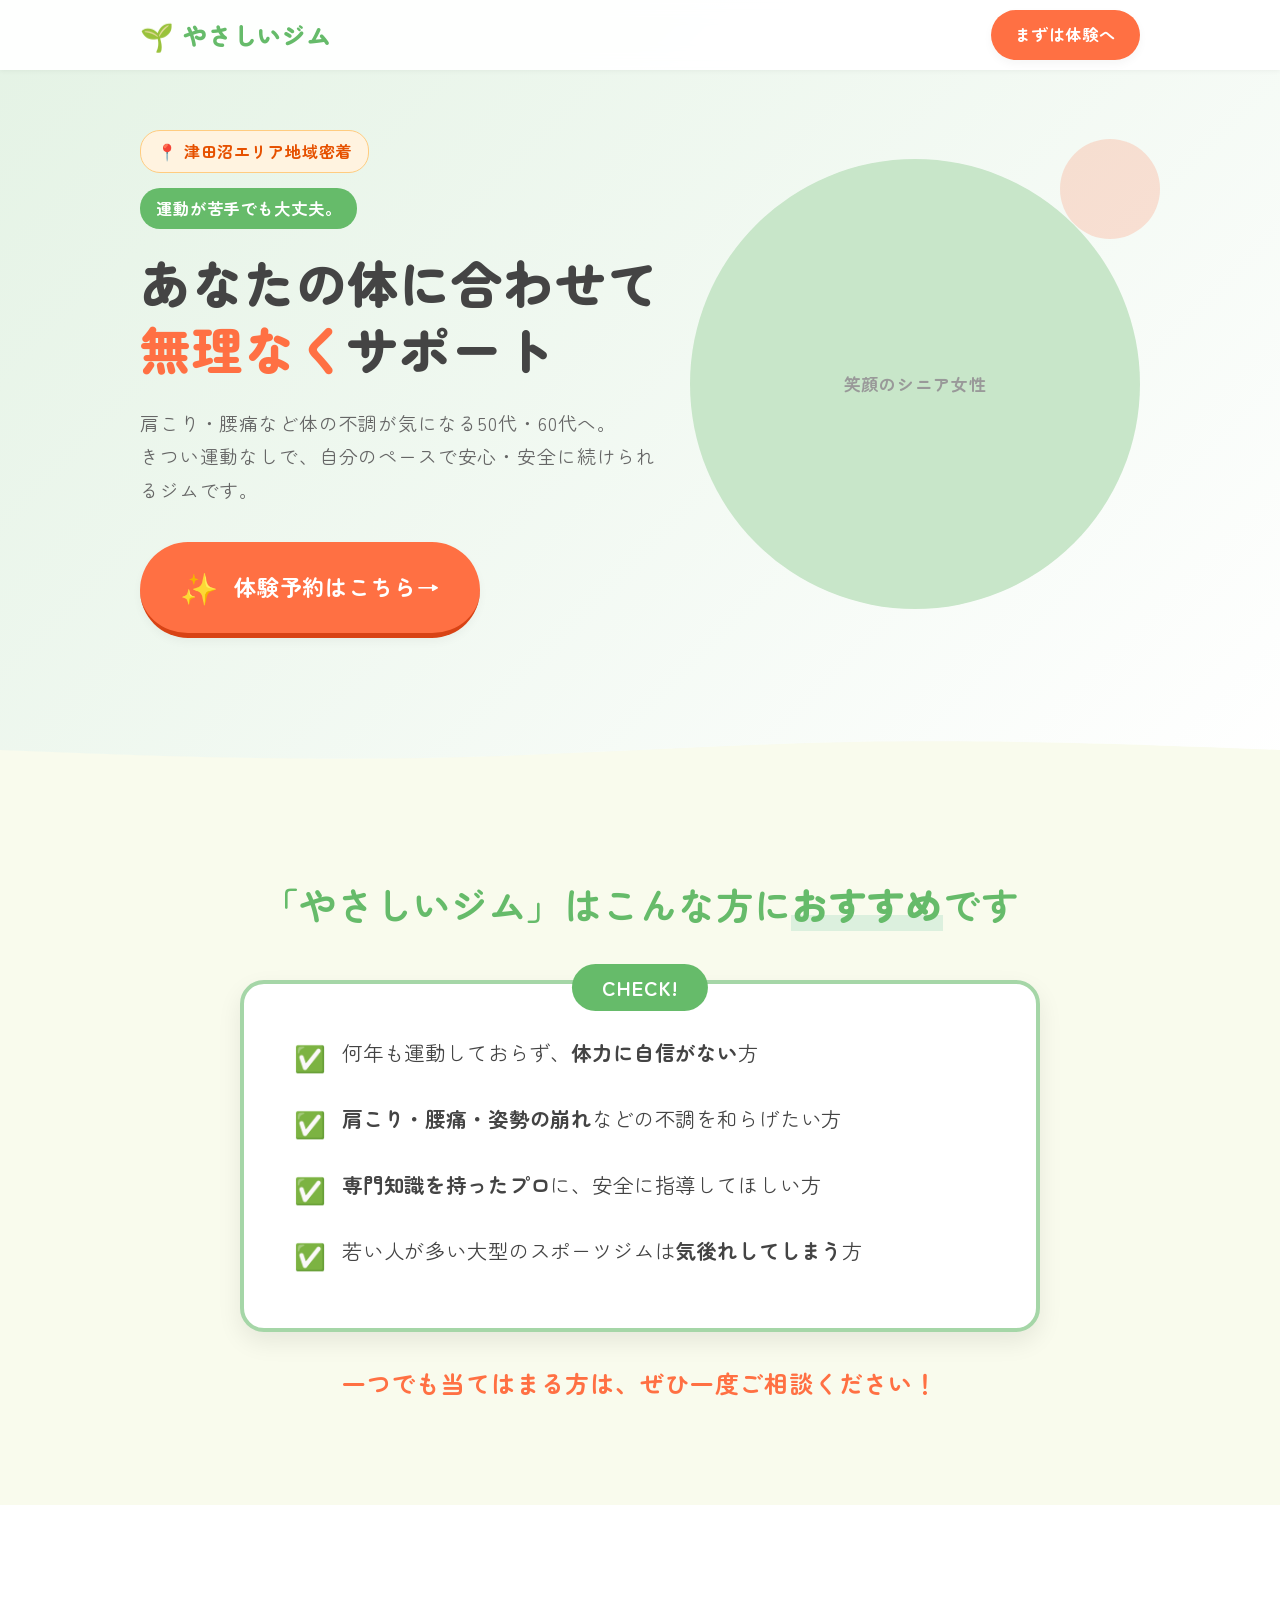
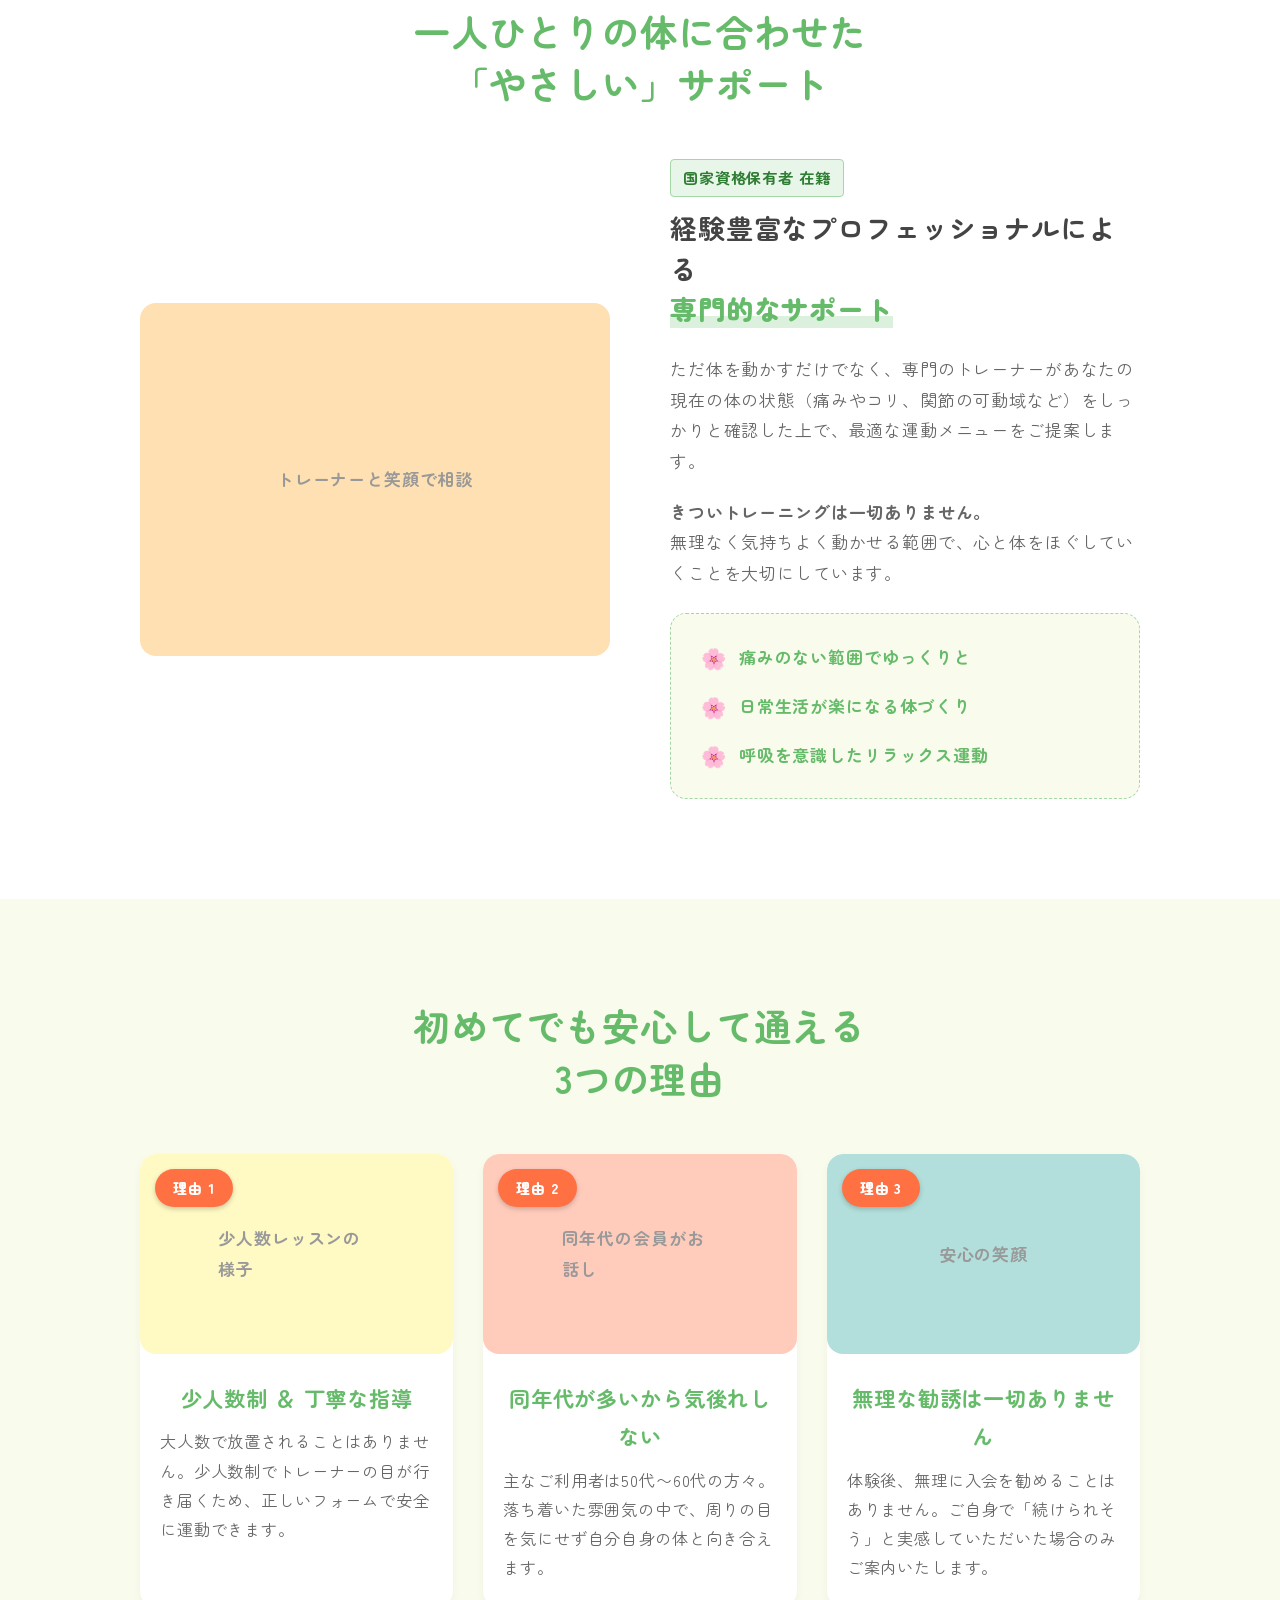
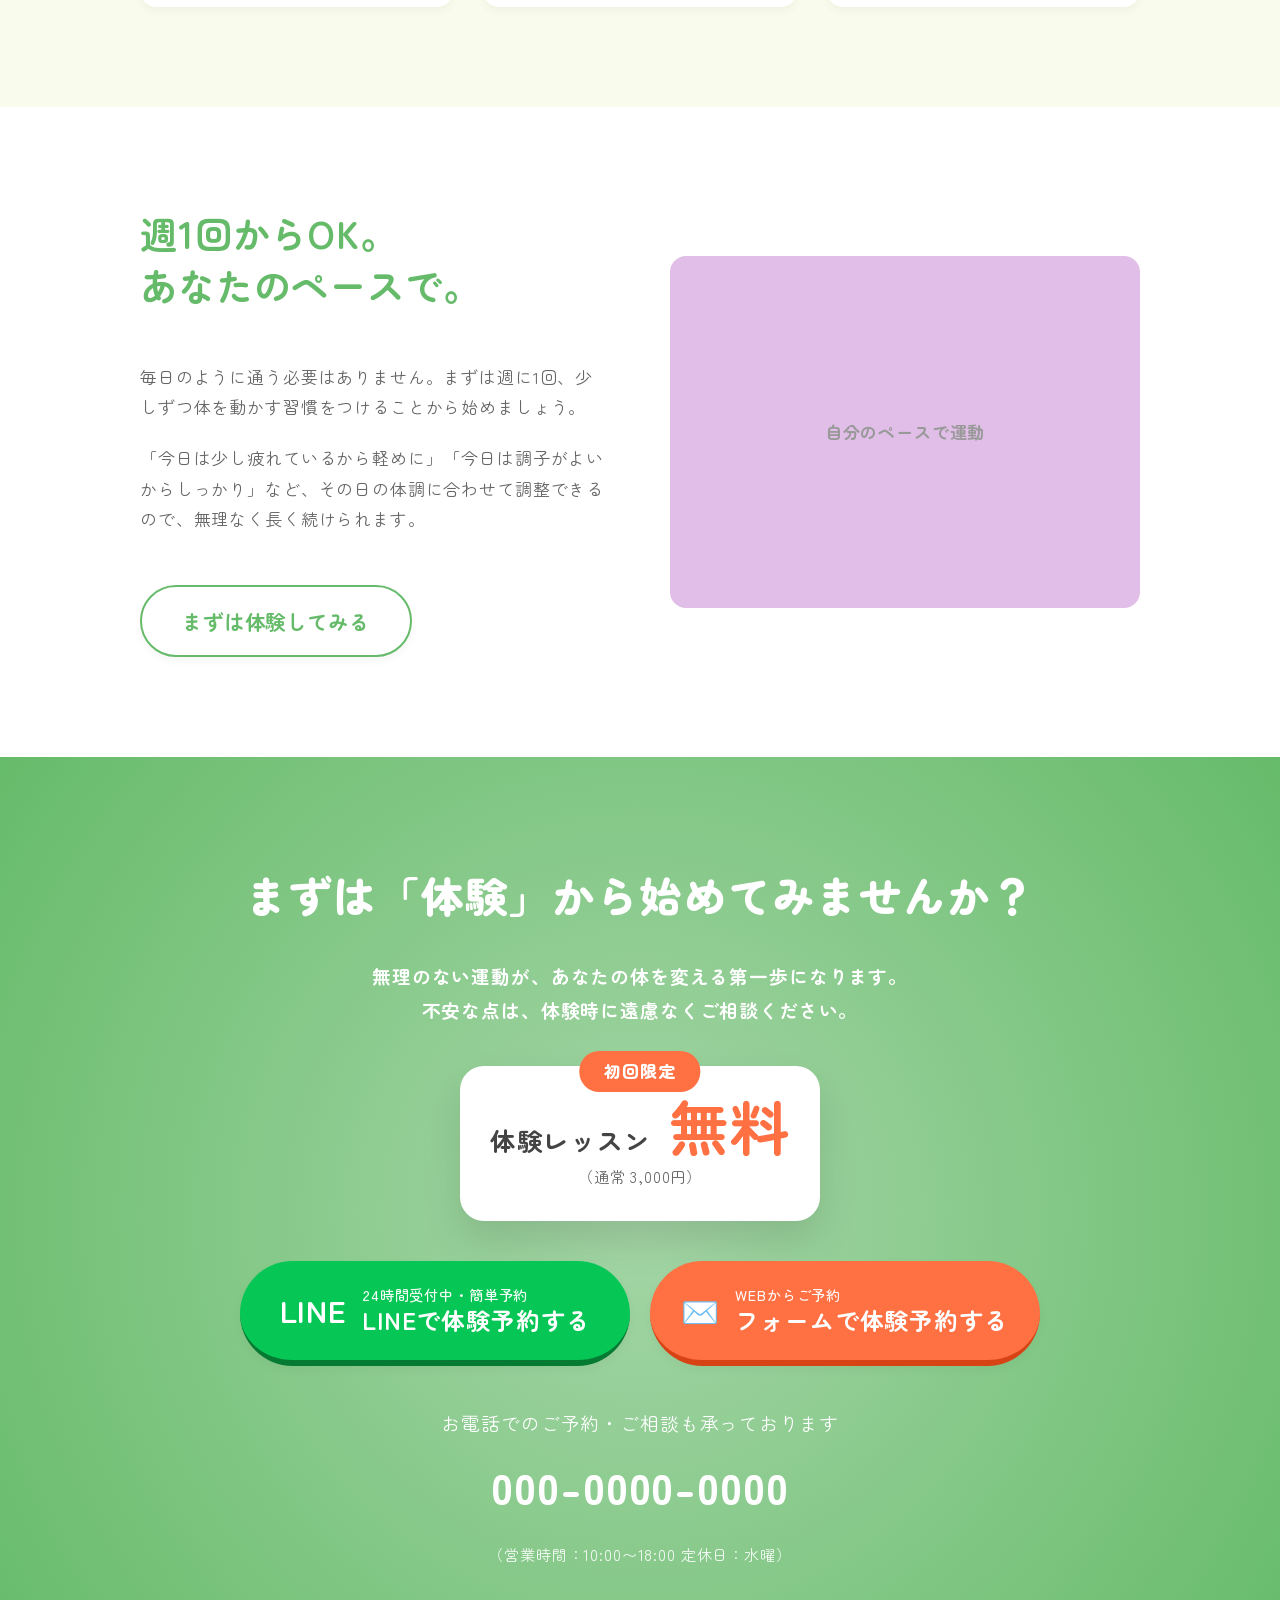
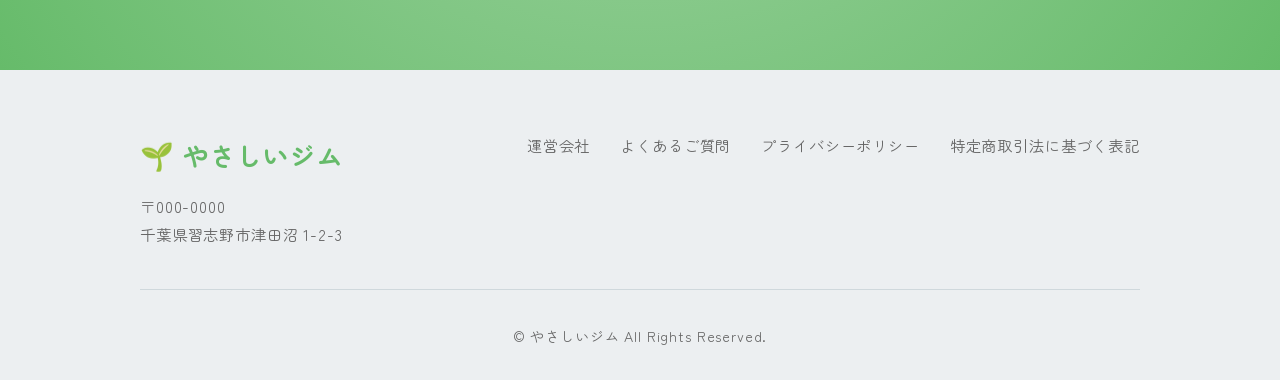
<file: index.html>
<!DOCTYPE html>
<html lang="ja">

<head>
    <meta charset="UTF-8">
    <meta name="viewport" content="width=device-width, initial-scale=1.0">
    <title>運動が苦手でも大丈夫 | 津田沼エリアの50代・60代向け「やさしいジム」</title>
    <meta name="description" content="肩こりや腰痛など体の不調が気になる方へ。津田沼エリア地域密着。専門家のサポートのもと、きついトレーニングなしで安心・安全に続けられる少人数制のやさしいジムです。">
    <!-- Google Fonts: Zen Maru Gothic -->
    <link rel="preconnect" href="https://fonts.googleapis.com">
    <link rel="preconnect" href="https://fonts.gstatic.com" crossorigin>
    <link href="https://fonts.googleapis.com/css2?family=Zen+Maru+Gothic:wght@400;500;700;900&display=swap"
        rel="stylesheet">
    <link rel="stylesheet" href="style.css">
</head>

<body>

    <!-- Header -->
    <header class="header">
        <div class="header__inner">
            <h1 class="header__logo">
                <span class="logo__icon">🌱</span> やさしいジム
            </h1>
            <a href="#cta" class="btn btn--header btn--pulse-small">まずは体験へ</a>
        </div>
    </header>

    <main>
        <!-- Hero Section -->
        <section class="hero">
            <div class="hero__bg"></div>
            <div class="hero__inner container">
                <div class="hero__content">
                    <div class="hero__badge fade-in">
                        <span class="hero__badge-text">📍 津田沼エリア地域密着</span>
                    </div>
                    <p class="hero__catch fade-in">運動が苦手でも大丈夫。</p>
                    <h2 class="hero__title fade-in">あなたの体に合わせて<br><span class="highlight-text">無理なく</span>サポート</h2>
                    <p class="hero__desc fade-in">
                        肩こり・腰痛など体の不調が気になる50代・60代へ。<br>
                        きつい運動なしで、自分のペースで安心・安全に続けられるジムです。
                    </p>
                    <div class="hero__action fade-in">
                        <a href="#cta" class="btn btn--large btn--accent btn--pulse">
                            <span class="btn__icon">✨</span> 体験予約はこちら <span class="arrow">→</span>
                        </a>
                    </div>
                </div>
                <div class="hero__image fade-in-right">
                    <div class="img-placeholder bg-hero">
                        <!-- We will replace this with an actual generated image later if requested -->
                    </div>
                </div>
            </div>
            <div class="hero__wave">
                <svg viewBox="0 0 1440 120" preserveAspectRatio="none">
                    <path
                        d="M0,64L80,69.3C160,75,320,85,480,80C640,75,800,53,960,48C1120,43,1280,53,1360,58.7L1440,64L1440,120L1360,120C1280,120,1120,120,960,120C800,120,640,120,480,120C320,120,160,120,80,120L0,120Z"
                        fill="#F9FBED"></path>
                </svg>
            </div>
        </section>

        <!-- Recommended Section (こんな方におすすめ) -->
        <section class="recommended section bg-light" id="recommended">
            <div class="container">
                <h2 class="section__title section__title--center">「やさしいジム」は<br class="sp-only">こんな方に<span
                        class="highlight-text-green">おすすめ</span>です</h2>

                <div class="recommended__box fade-in">
                    <ul class="recommended__list">
                        <li><span class="check-icon">✅</span> 何年も運動しておらず、<strong>体力に自信がない</strong>方</li>
                        <li><span class="check-icon">✅</span> <strong>肩こり・腰痛・姿勢の崩れ</strong>などの不調を和らげたい方</li>
                        <li><span class="check-icon">✅</span> <strong>専門知識を持ったプロ</strong>に、安全に指導してほしい方</li>
                        <li><span class="check-icon">✅</span> 若い人が多い大型のスポーツジムは<strong>気後れしてしまう</strong>方</li>
                    </ul>
                </div>
                <p class="recommended__message fade-in">
                    一つでも当てはまる方は、ぜひ一度ご相談ください！
                </p>
            </div>
        </section>

        <!-- Solution Section -->
        <section class="solution section" id="solution">
            <div class="container">
                <h2 class="section__title">一人ひとりの体に合わせた<br>「やさしい」サポート</h2>

                <div class="solution__wrapper">
                    <div class="solution__image fade-in-left">
                        <div class="img-placeholder bg-solution"></div>
                    </div>
                    <div class="solution__content fade-in-right">
                        <div class="pro-badge">国家資格保有者 在籍</div>
                        <h3 class="solution__subtitle">経験豊富なプロフェッショナルによる<br><span
                                class="highlight-text-green">専門的なサポート</span></h3>
                        <p class="solution__text">
                            ただ体を動かすだけでなく、専門のトレーナーがあなたの現在の体の状態（痛みやコリ、関節の可動域など）をしっかりと確認した上で、最適な運動メニューをご提案します。
                        </p>
                        <p class="solution__text">
                            <strong>きついトレーニングは一切ありません。</strong><br>
                            無理なく気持ちよく動かせる範囲で、心と体をほぐしていくことを大切にしています。
                        </p>
                        <ul class="check-list">
                            <li><span class="check-mark">🌸</span> 痛みのない範囲でゆっくりと</li>
                            <li><span class="check-mark">🌸</span> 日常生活が楽になる体づくり</li>
                            <li><span class="check-mark">🌸</span> 呼吸を意識したリラックス運動</li>
                        </ul>
                    </div>
                </div>
            </div>
        </section>

        <!-- Safety Features Section -->
        <section class="safety section bg-light" id="safety">
            <div class="container">
                <h2 class="section__title">初めてでも安心して通える<br>3つの理由</h2>

                <div class="safety__grid">
                    <!-- Feature 1 -->
                    <div class="card card--feature fade-in">
                        <div class="card__badge">理由 1</div>
                        <div class="card__img img-placeholder bg-feature1"></div>
                        <h3 class="card__title">少人数制 ＆ 丁寧な指導</h3>
                        <p class="card__desc">
                            大人数で放置されることはありません。少人数制でトレーナーの目が行き届くため、正しいフォームで安全に運動できます。
                        </p>
                    </div>
                    <!-- Feature 2 -->
                    <div class="card card--feature fade-in">
                        <div class="card__badge">理由 2</div>
                        <div class="card__img img-placeholder bg-feature2"></div>
                        <h3 class="card__title">同年代が多いから気後れしない</h3>
                        <p class="card__desc">
                            主なご利用者は50代〜60代の方々。落ち着いた雰囲気の中で、周りの目を気にせず自分自身の体と向き合えます。
                        </p>
                    </div>
                    <!-- Feature 3 -->
                    <div class="card card--feature fade-in">
                        <div class="card__badge">理由 3</div>
                        <div class="card__img img-placeholder bg-feature3"></div>
                        <h3 class="card__title">無理な勧誘は一切ありません</h3>
                        <p class="card__desc">
                            体験後、無理に入会を勧めることはありません。ご自身で「続けられそう」と実感していただいた場合のみご案内いたします。
                        </p>
                    </div>
                </div>
            </div>
        </section>

        <!-- Lifestyle Section -->
        <section class="lifestyle section" id="lifestyle">
            <div class="container">
                <div class="solution__wrapper flex-reverse">
                    <div class="solution__image fade-in-right">
                        <div class="img-placeholder bg-lifestyle"></div>
                    </div>
                    <div class="solution__content fade-in-left">
                        <h2 class="section__title section__title--left">週1回からOK。<br>あなたのペースで。</h2>
                        <p class="solution__text">
                            毎日のように通う必要はありません。まずは週に1回、少しずつ体を動かす習慣をつけることから始めましょう。
                        </p>
                        <p class="solution__text">
                            「今日は少し疲れているから軽めに」「今日は調子がよいからしっかり」など、その日の体調に合わせて調整できるので、無理なく長く続けられます。
                        </p>
                        <a href="#cta" class="btn btn--outline mt-30">まずは体験してみる</a>
                    </div>
                </div>
            </div>
        </section>

        <!-- CTA Section -->
        <section class="cta section" id="cta">
            <div class="cta__bg"></div>
            <div class="container cta__container fade-in">
                <div class="cta__inner">
                    <h2 class="cta__title">まずは「体験」から<br class="sp-only">始めてみませんか？</h2>
                    <p class="cta__desc">
                        無理のない運動が、あなたの体を変える第一歩になります。<br>
                        不安な点は、体験時に遠慮なくご相談ください。
                    </p>

                    <div class="cta__price-box">
                        <div class="cta__price-badge">初回限定</div>
                        <p class="cta__price-text">体験レッスン <span class="cta__price-free">無料</span></p>
                        <p class="cta__price-note">（通常 3,000円）</p>
                    </div>

                    <div class="cta__btns">
                        <a href="#" class="btn btn--xl btn--line btn--pulse-line">
                            <span class="btn__icon">LINE</span>
                            <div class="btn__text-wrap">
                                <span class="btn__sub">24時間受付中・簡単予約</span>
                                <span class="btn__main">LINEで体験予約する</span>
                            </div>
                        </a>
                        <a href="#" class="btn btn--xl btn--accent btn--pulse">
                            <span class="btn__icon">✉️</span>
                            <div class="btn__text-wrap">
                                <span class="btn__sub">WEBからご予約</span>
                                <span class="btn__main">フォームで体験予約する</span>
                            </div>
                        </a>
                    </div>

                    <p class="cta__tel">
                        お電話でのご予約・ご相談も承っております<br>
                        <a href="tel:000-0000-0000" class="cta__tel-num">000-0000-0000</a>
                        <span class="cta__tel-time">（営業時間：10:00〜18:00 定休日：水曜）</span>
                    </p>
                </div>
            </div>
        </section>

    </main>

    <!-- Footer -->
    <footer class="footer">
        <div class="container">
            <div class="footer__inner">
                <div class="footer__info">
                    <div class="footer__logo">
                        <span class="logo__icon">🌱</span> やさしいジム
                    </div>
                    <p class="footer__address">〒000-0000<br>千葉県習志野市津田沼 1-2-3</p>
                </div>
                <div class="footer__nav">
                    <ul>
                        <li><a href="#">運営会社</a></li>
                        <li><a href="#">よくあるご質問</a></li>
                        <li><a href="#">プライバシーポリシー</a></li>
                        <li><a href="#">特定商取引法に基づく表記</a></li>
                    </ul>
                </div>
            </div>
            <p class="footer__copy"><small>&copy; やさしいジム All Rights Reserved.</small></p>
        </div>
    </footer>

    <!-- Intersection Observer Script for Animations -->
    <script>
        document.addEventListener("DOMContentLoaded", () => {
            const observerOptions = {
                root: null,
                rootMargin: "0px",
                threshold: 0.1
            };

            const observer = new IntersectionObserver((entries, observer) => {
                entries.forEach(entry => {
                    if (entry.isIntersecting) {
                        entry.target.classList.add("is-visible");
                        observer.unobserve(entry.target);
                    }
                });
            }, observerOptions);

            const fadeElements = document.querySelectorAll('.fade-in, .fade-in-left, .fade-in-right');
            fadeElements.forEach(el => observer.observe(el));
        });
    </script>
</body>

</html>
</file>
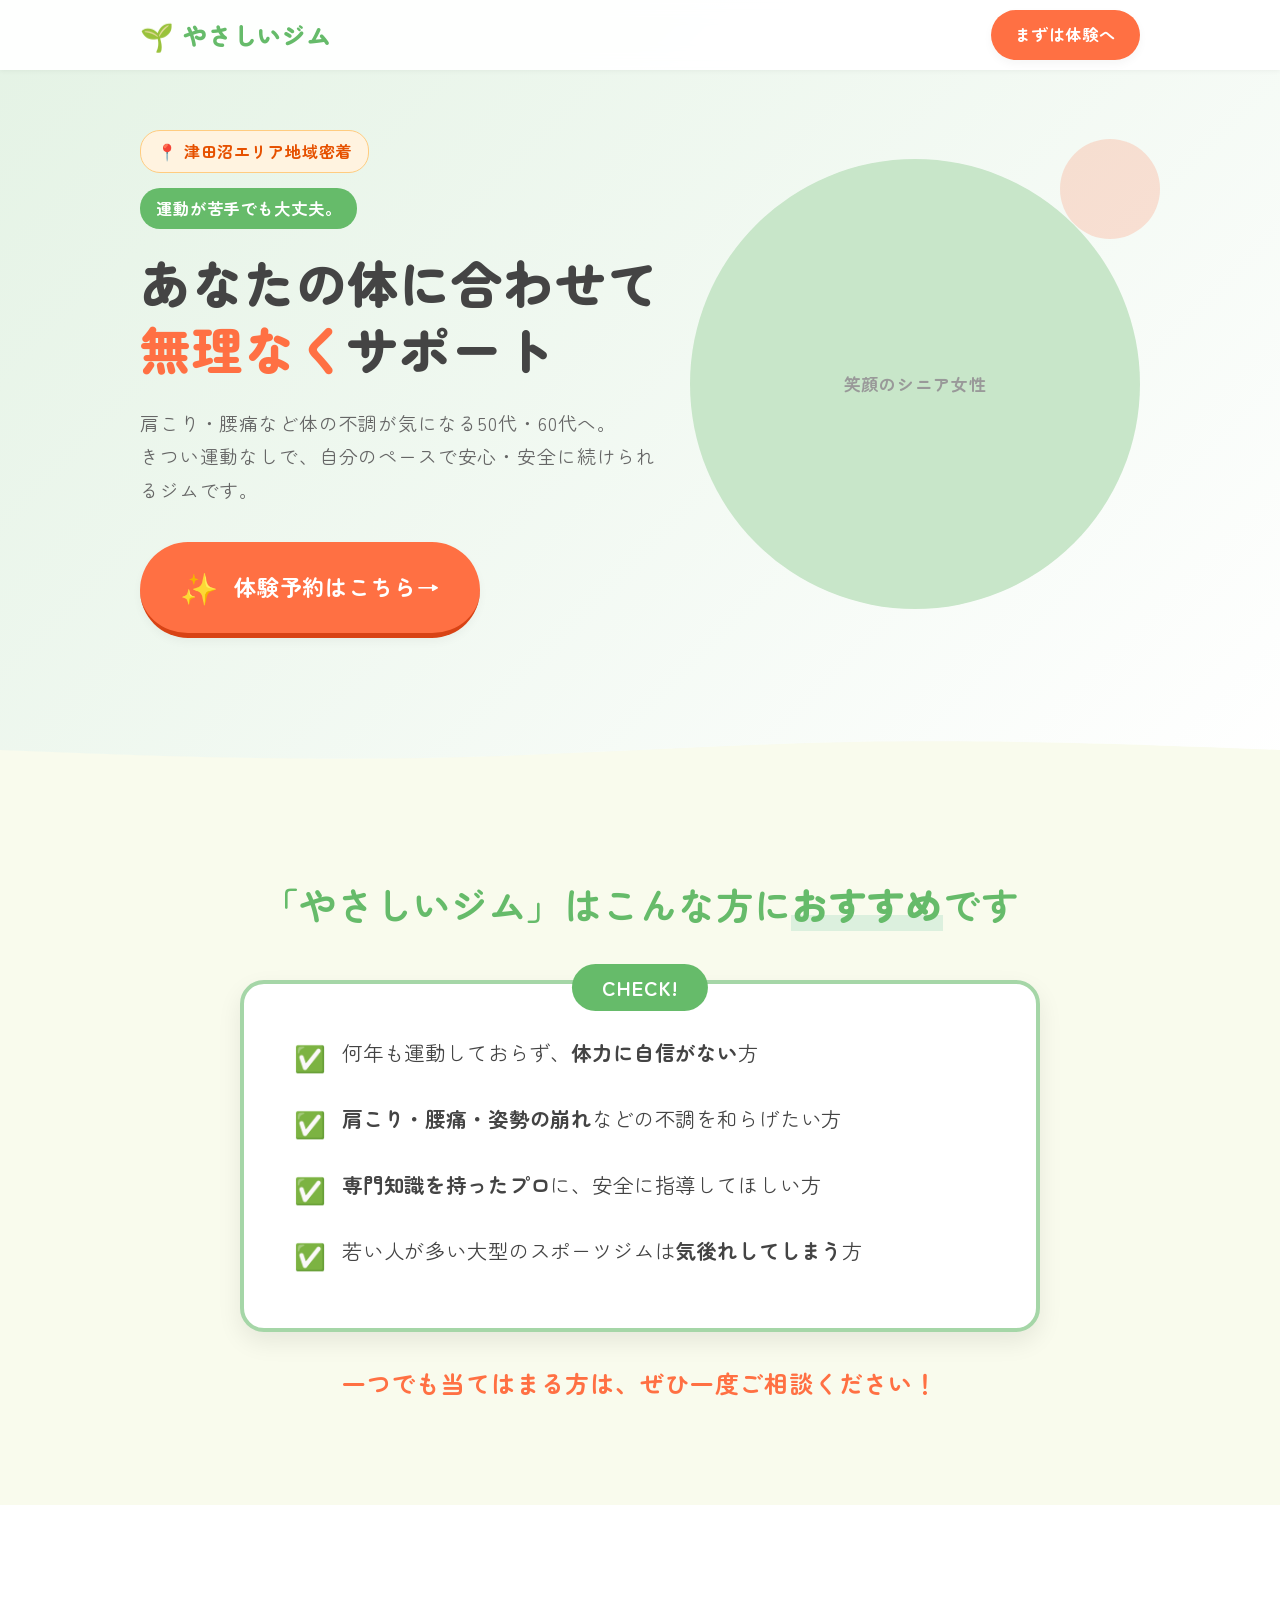
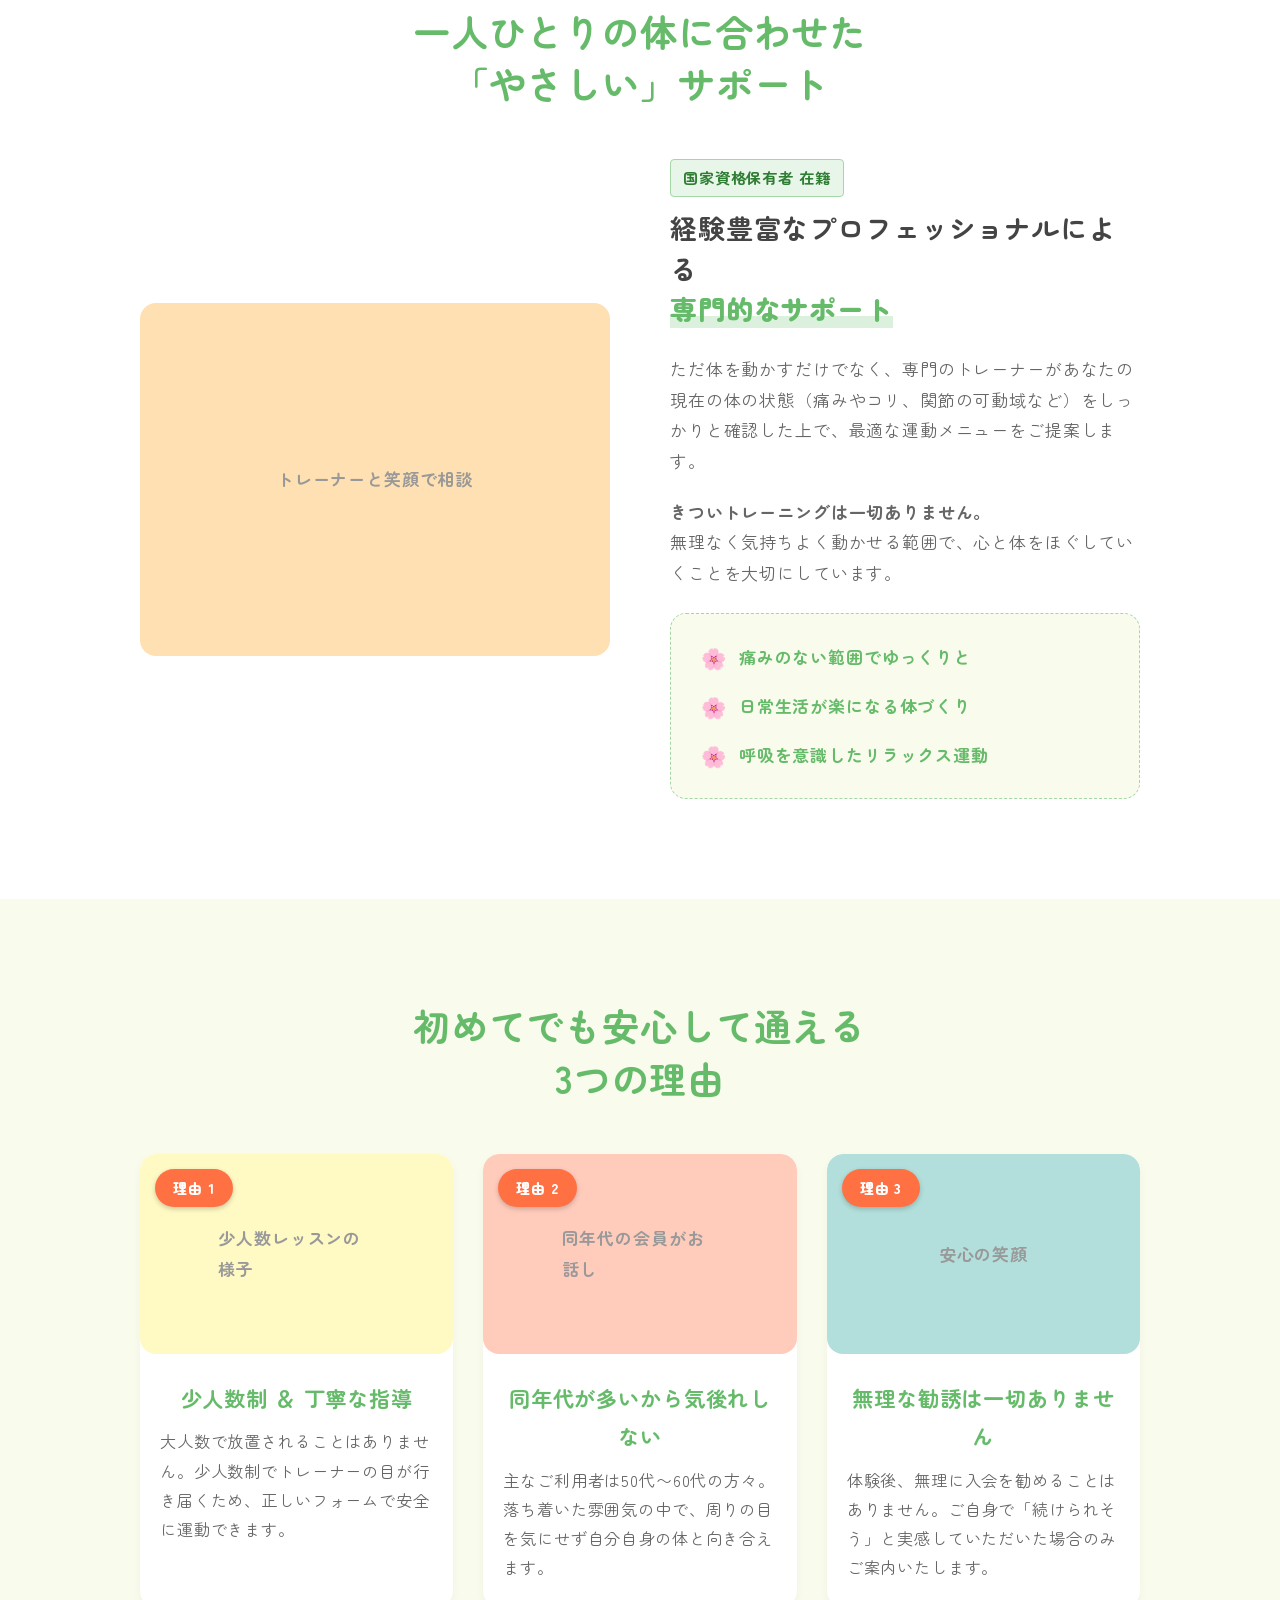
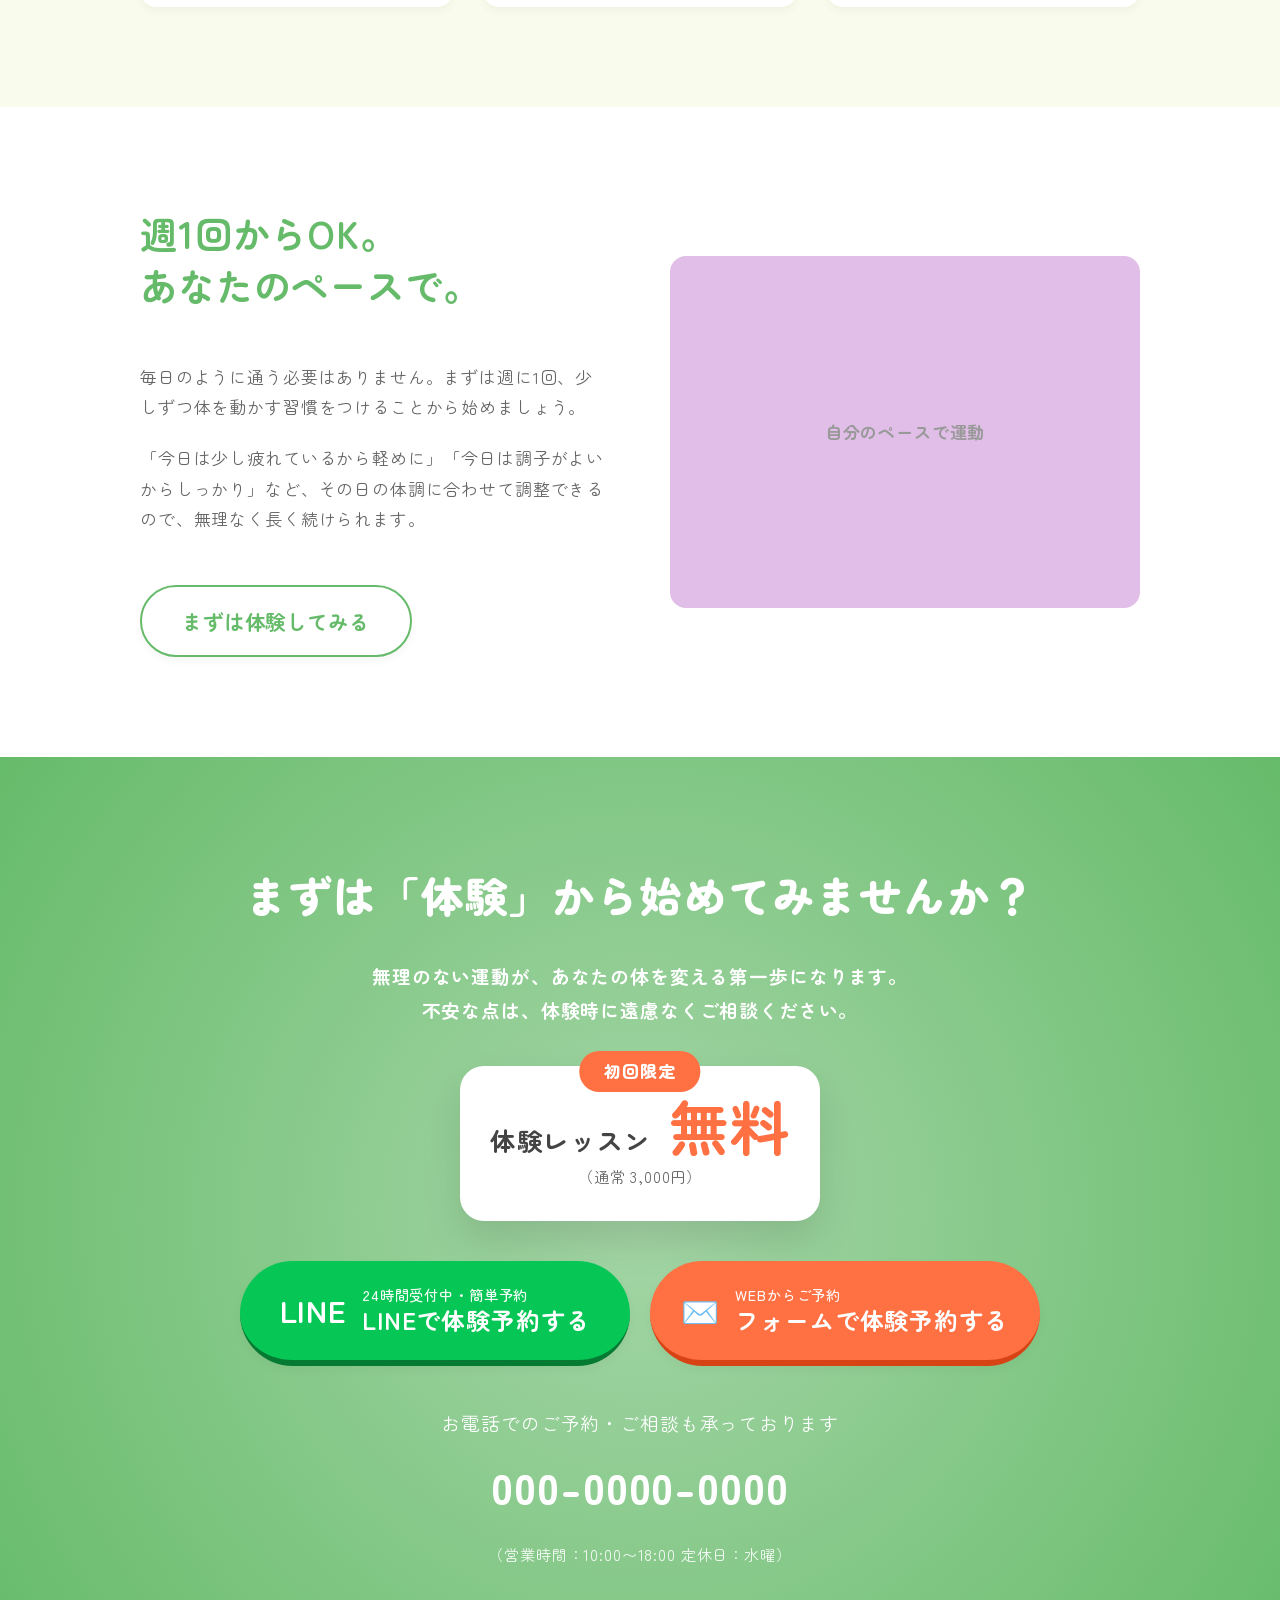
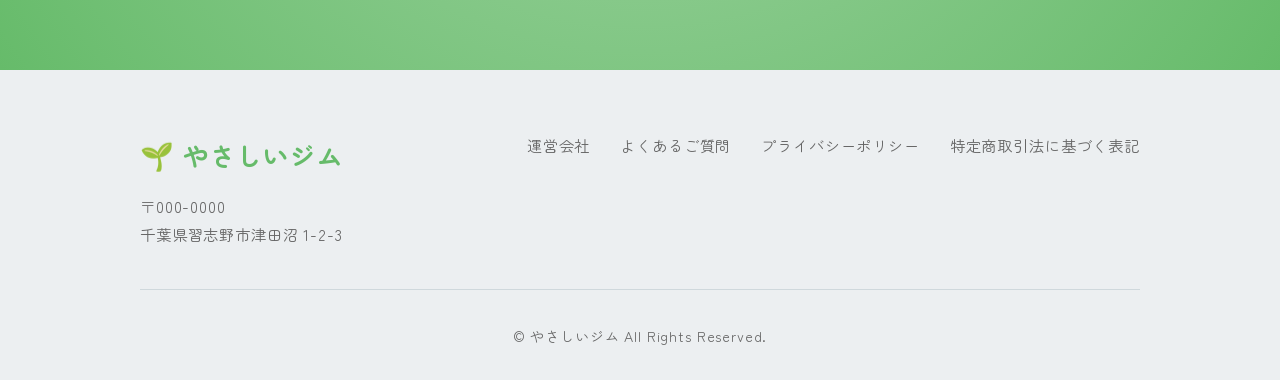
<file: gym_lp_senior/index.html>
<!DOCTYPE html>
<html lang="ja">

<head>
    <meta charset="UTF-8">
    <meta name="viewport" content="width=device-width, initial-scale=1.0">
    <title>運動が苦手でも大丈夫 | 津田沼エリアの50代・60代向け「やさしいジム」</title>
    <meta name="description" content="肩こりや腰痛など体の不調が気になる方へ。津田沼エリア地域密着。専門家のサポートのもと、きついトレーニングなしで安心・安全に続けられる少人数制のやさしいジムです。">
    <!-- Google Fonts: Zen Maru Gothic -->
    <link rel="preconnect" href="https://fonts.googleapis.com">
    <link rel="preconnect" href="https://fonts.gstatic.com" crossorigin>
    <link href="https://fonts.googleapis.com/css2?family=Zen+Maru+Gothic:wght@400;500;700;900&display=swap"
        rel="stylesheet">
    <link rel="stylesheet" href="css/style.css">
</head>

<body>

    <!-- Header -->
    <header class="header">
        <div class="header__inner">
            <h1 class="header__logo">
                <span class="logo__icon">🌱</span> やさしいジム
            </h1>
            <a href="#cta" class="btn btn--header btn--pulse-small">まずは体験へ</a>
        </div>
    </header>

    <main>
        <!-- Hero Section -->
        <section class="hero">
            <div class="hero__bg"></div>
            <div class="hero__inner container">
                <div class="hero__content">
                    <div class="hero__badge fade-in">
                        <span class="hero__badge-text">📍 津田沼エリア地域密着</span>
                    </div>
                    <p class="hero__catch fade-in">運動が苦手でも大丈夫。</p>
                    <h2 class="hero__title fade-in">あなたの体に合わせて<br><span class="highlight-text">無理なく</span>サポート</h2>
                    <p class="hero__desc fade-in">
                        肩こり・腰痛など体の不調が気になる50代・60代へ。<br>
                        きつい運動なしで、自分のペースで安心・安全に続けられるジムです。
                    </p>
                    <div class="hero__action fade-in">
                        <a href="#cta" class="btn btn--large btn--accent btn--pulse">
                            <span class="btn__icon">✨</span> 体験予約はこちら <span class="arrow">→</span>
                        </a>
                    </div>
                </div>
                <div class="hero__image fade-in-right">
                    <div class="img-placeholder bg-hero">
                        <!-- We will replace this with an actual generated image later if requested -->
                    </div>
                </div>
            </div>
            <div class="hero__wave">
                <svg viewBox="0 0 1440 120" preserveAspectRatio="none">
                    <path
                        d="M0,64L80,69.3C160,75,320,85,480,80C640,75,800,53,960,48C1120,43,1280,53,1360,58.7L1440,64L1440,120L1360,120C1280,120,1120,120,960,120C800,120,640,120,480,120C320,120,160,120,80,120L0,120Z"
                        fill="#F9FBED"></path>
                </svg>
            </div>
        </section>

        <!-- Recommended Section (こんな方におすすめ) -->
        <section class="recommended section bg-light" id="recommended">
            <div class="container">
                <h2 class="section__title section__title--center">「やさしいジム」は<br class="sp-only">こんな方に<span
                        class="highlight-text-green">おすすめ</span>です</h2>

                <div class="recommended__box fade-in">
                    <ul class="recommended__list">
                        <li><span class="check-icon">✅</span> 何年も運動しておらず、<strong>体力に自信がない</strong>方</li>
                        <li><span class="check-icon">✅</span> <strong>肩こり・腰痛・姿勢の崩れ</strong>などの不調を和らげたい方</li>
                        <li><span class="check-icon">✅</span> <strong>専門知識を持ったプロ</strong>に、安全に指導してほしい方</li>
                        <li><span class="check-icon">✅</span> 若い人が多い大型のスポーツジムは<strong>気後れしてしまう</strong>方</li>
                    </ul>
                </div>
                <p class="recommended__message fade-in">
                    一つでも当てはまる方は、ぜひ一度ご相談ください！
                </p>
            </div>
        </section>

        <!-- Solution Section -->
        <section class="solution section" id="solution">
            <div class="container">
                <h2 class="section__title">一人ひとりの体に合わせた<br>「やさしい」サポート</h2>

                <div class="solution__wrapper">
                    <div class="solution__image fade-in-left">
                        <div class="img-placeholder bg-solution"></div>
                    </div>
                    <div class="solution__content fade-in-right">
                        <div class="pro-badge">国家資格保有者 在籍</div>
                        <h3 class="solution__subtitle">経験豊富なプロフェッショナルによる<br><span
                                class="highlight-text-green">専門的なサポート</span></h3>
                        <p class="solution__text">
                            ただ体を動かすだけでなく、専門のトレーナーがあなたの現在の体の状態（痛みやコリ、関節の可動域など）をしっかりと確認した上で、最適な運動メニューをご提案します。
                        </p>
                        <p class="solution__text">
                            <strong>きついトレーニングは一切ありません。</strong><br>
                            無理なく気持ちよく動かせる範囲で、心と体をほぐしていくことを大切にしています。
                        </p>
                        <ul class="check-list">
                            <li><span class="check-mark">🌸</span> 痛みのない範囲でゆっくりと</li>
                            <li><span class="check-mark">🌸</span> 日常生活が楽になる体づくり</li>
                            <li><span class="check-mark">🌸</span> 呼吸を意識したリラックス運動</li>
                        </ul>
                    </div>
                </div>
            </div>
        </section>

        <!-- Safety Features Section -->
        <section class="safety section bg-light" id="safety">
            <div class="container">
                <h2 class="section__title">初めてでも安心して通える<br>3つの理由</h2>

                <div class="safety__grid">
                    <!-- Feature 1 -->
                    <div class="card card--feature fade-in">
                        <div class="card__badge">理由 1</div>
                        <div class="card__img img-placeholder bg-feature1"></div>
                        <h3 class="card__title">少人数制 ＆ 丁寧な指導</h3>
                        <p class="card__desc">
                            大人数で放置されることはありません。少人数制でトレーナーの目が行き届くため、正しいフォームで安全に運動できます。
                        </p>
                    </div>
                    <!-- Feature 2 -->
                    <div class="card card--feature fade-in">
                        <div class="card__badge">理由 2</div>
                        <div class="card__img img-placeholder bg-feature2"></div>
                        <h3 class="card__title">同年代が多いから気後れしない</h3>
                        <p class="card__desc">
                            主なご利用者は50代〜60代の方々。落ち着いた雰囲気の中で、周りの目を気にせず自分自身の体と向き合えます。
                        </p>
                    </div>
                    <!-- Feature 3 -->
                    <div class="card card--feature fade-in">
                        <div class="card__badge">理由 3</div>
                        <div class="card__img img-placeholder bg-feature3"></div>
                        <h3 class="card__title">無理な勧誘は一切ありません</h3>
                        <p class="card__desc">
                            体験後、無理に入会を勧めることはありません。ご自身で「続けられそう」と実感していただいた場合のみご案内いたします。
                        </p>
                    </div>
                </div>
            </div>
        </section>

        <!-- Lifestyle Section -->
        <section class="lifestyle section" id="lifestyle">
            <div class="container">
                <div class="solution__wrapper flex-reverse">
                    <div class="solution__image fade-in-right">
                        <div class="img-placeholder bg-lifestyle"></div>
                    </div>
                    <div class="solution__content fade-in-left">
                        <h2 class="section__title section__title--left">週1回からOK。<br>あなたのペースで。</h2>
                        <p class="solution__text">
                            毎日のように通う必要はありません。まずは週に1回、少しずつ体を動かす習慣をつけることから始めましょう。
                        </p>
                        <p class="solution__text">
                            「今日は少し疲れているから軽めに」「今日は調子がよいからしっかり」など、その日の体調に合わせて調整できるので、無理なく長く続けられます。
                        </p>
                        <a href="#cta" class="btn btn--outline mt-30">まずは体験してみる</a>
                    </div>
                </div>
            </div>
        </section>

        <!-- CTA Section -->
        <section class="cta section" id="cta">
            <div class="cta__bg"></div>
            <div class="container cta__container fade-in">
                <div class="cta__inner">
                    <h2 class="cta__title">まずは「体験」から<br class="sp-only">始めてみませんか？</h2>
                    <p class="cta__desc">
                        無理のない運動が、あなたの体を変える第一歩になります。<br>
                        不安な点は、体験時に遠慮なくご相談ください。
                    </p>

                    <div class="cta__price-box">
                        <div class="cta__price-badge">初回限定</div>
                        <p class="cta__price-text">体験レッスン <span class="cta__price-free">無料</span></p>
                        <p class="cta__price-note">（通常 3,000円）</p>
                    </div>

                    <div class="cta__btns">
                        <a href="#" class="btn btn--xl btn--line btn--pulse-line">
                            <span class="btn__icon">LINE</span>
                            <div class="btn__text-wrap">
                                <span class="btn__sub">24時間受付中・簡単予約</span>
                                <span class="btn__main">LINEで体験予約する</span>
                            </div>
                        </a>
                        <a href="#" class="btn btn--xl btn--accent btn--pulse">
                            <span class="btn__icon">✉️</span>
                            <div class="btn__text-wrap">
                                <span class="btn__sub">WEBからご予約</span>
                                <span class="btn__main">フォームで体験予約する</span>
                            </div>
                        </a>
                    </div>

                    <p class="cta__tel">
                        お電話でのご予約・ご相談も承っております<br>
                        <a href="tel:000-0000-0000" class="cta__tel-num">000-0000-0000</a>
                        <span class="cta__tel-time">（営業時間：10:00〜18:00 定休日：水曜）</span>
                    </p>
                </div>
            </div>
        </section>

    </main>

    <!-- Footer -->
    <footer class="footer">
        <div class="container">
            <div class="footer__inner">
                <div class="footer__info">
                    <div class="footer__logo">
                        <span class="logo__icon">🌱</span> やさしいジム
                    </div>
                    <p class="footer__address">〒000-0000<br>千葉県習志野市津田沼 1-2-3</p>
                </div>
                <div class="footer__nav">
                    <ul>
                        <li><a href="#">運営会社</a></li>
                        <li><a href="#">よくあるご質問</a></li>
                        <li><a href="#">プライバシーポリシー</a></li>
                        <li><a href="#">特定商取引法に基づく表記</a></li>
                    </ul>
                </div>
            </div>
            <p class="footer__copy"><small>&copy; やさしいジム All Rights Reserved.</small></p>
        </div>
    </footer>

    <!-- Intersection Observer Script for Animations -->
    <script>
        document.addEventListener("DOMContentLoaded", () => {
            const observerOptions = {
                root: null,
                rootMargin: "0px",
                threshold: 0.1
            };

            const observer = new IntersectionObserver((entries, observer) => {
                entries.forEach(entry => {
                    if (entry.isIntersecting) {
                        entry.target.classList.add("is-visible");
                        observer.unobserve(entry.target);
                    }
                });
            }, observerOptions);

            const fadeElements = document.querySelectorAll('.fade-in, .fade-in-left, .fade-in-right');
            fadeElements.forEach(el => observer.observe(el));
        });
    </script>
</body>

</html>
</file>
<file: style.css>
@charset "UTF-8";

/* ==========================================================================
   Variables
   ========================================================================== */
:root {
    /* Colors - 非常に柔らかく安心感のある配色に変更 */
    --color-primary: #A5D6A7;
    /* よりもっと優しい緑 (Material Green 200) */
    --color-primary-dark: #66BB6A;
    /* やや濃い緑 (Material Green 400) */
    --color-primary-light: #F9FBED;
    /* ほんのり温かみのある淡い黄緑色 */

    --color-accent: #FF7043;
    /* 少し柔らかいが、しっかり目立つオレンジ */
    --color-accent-hover: #F4511E;

    --color-line: #06C755;
    /* LINEカラー */
    --color-line-hover: #05A044;

    --color-text-main: #444444;
    /* 真っ黒ではなく少し柔らかいグレー寄りに */
    --color-text-sub: #666666;
    --color-bg-white: #FFFFFF;
    --color-border: #E0E0E0;

    /* Typography */
    --font-family-base: 'Zen Maru Gothic', sans-serif;
    --font-size-base: 17px;
    --line-height-base: 1.8;

    /* Spacing & Layout */
    --content-width: 1000px;
    --section-padding-pc: 100px;
    --section-padding-sp: 60px;
    --header-height: 70px;

    /* Others */
    --radius-sm: 8px;
    --radius-md: 16px;
    --radius-lg: 24px;
    --shadow-sm: 0 4px 10px rgba(0, 0, 0, 0.04);
    --shadow-md: 0 10px 25px rgba(0, 0, 0, 0.08);
    --shadow-lg: 0 20px 40px rgba(0, 0, 0, 0.12);
    --transition: all 0.3s cubic-bezier(0.25, 0.8, 0.25, 1);
}

/* ==========================================================================
   Reset
   ========================================================================== */
*,
*::before,
*::after {
    box-sizing: border-box;
    margin: 0;
    padding: 0;
}

html {
    font-size: var(--font-size-base);
    scroll-behavior: smooth;
}

@media (max-width: 768px) {
    html {
        font-size: 15px;
    }
}

body {
    font-family: var(--font-family-base);
    color: var(--color-text-main);
    background-color: var(--color-bg-white);
    line-height: var(--line-height-base);
    letter-spacing: 0.05em;
    -webkit-font-smoothing: antialiased;
    -moz-osx-font-smoothing: grayscale;
}

a {
    color: inherit;
    text-decoration: none;
    transition: var(--transition);
}

img {
    max-width: 100%;
    height: auto;
    vertical-align: middle;
}

ul,
ol {
    list-style: none;
}

/* ==========================================================================
   Utilities
   ========================================================================== */
.container {
    width: 90%;
    max-width: var(--content-width);
    margin: 0 auto;
}

.section {
    padding: var(--section-padding-pc) 0;
    position: relative;
}

@media (max-width: 768px) {
    .section {
        padding: var(--section-padding-sp) 0;
    }
}

.bg-light {
    background-color: var(--color-primary-light);
}

.sp-only {
    display: none;
}

@media (max-width: 768px) {
    .sp-only {
        display: block;
    }
}

.pc-only {
    display: block;
}

@media (max-width: 768px) {
    .pc-only {
        display: none;
    }
}

.mt-30 {
    margin-top: 30px;
}

/* ==========================================================================
   Typography
   ========================================================================== */
.section__title {
    text-align: center;
    font-size: 2.2rem;
    font-weight: 700;
    color: var(--color-primary-dark);
    margin-bottom: 50px;
    line-height: 1.4;
}

.section__title--left {
    text-align: left;
}

@media (max-width: 768px) {
    .section__title {
        font-size: 1.75rem;
        margin-bottom: 40px;
    }
}

.highlight-text {
    color: var(--color-accent);
}

.highlight-text-green {
    color: var(--color-primary-dark);
    font-weight: 900;
    background: linear-gradient(transparent 70%, #dcf0de 70%);
    /* マーカー風 */
    display: inline;
}

/* ==========================================================================
   Buttons (強化版CTA)
   ========================================================================== */
.btn {
    display: inline-flex;
    align-items: center;
    justify-content: center;
    border-radius: 50px;
    font-weight: 700;
    cursor: pointer;
    box-shadow: var(--shadow-sm);
    transition: var(--transition);
    text-align: center;
    position: relative;
}

.btn:hover {
    transform: translateY(-3px);
    box-shadow: var(--shadow-md);
}

.btn--header {
    background-color: var(--color-accent);
    color: var(--color-bg-white);
    padding: 10px 24px;
    font-size: 0.95rem;
}

.btn--header:hover {
    background-color: var(--color-accent-hover);
}

/* 巨大化＆目立つデザインに変更 */
.btn--large {
    padding: 18px 40px;
    font-size: 1.3rem;
    min-width: 320px;
    border-bottom: 5px solid #D84315;
    /* 3D効果 */
}

.btn--large:active {
    transform: translateY(3px);
    border-bottom-width: 2px;
}

@media (max-width: 768px) {
    .btn--large {
        width: 100%;
        min-width: auto;
        font-size: 1.2rem;
    }
}

.btn--accent {
    background-color: var(--color-accent);
    color: var(--color-bg-white);
}

.btn--accent:hover {
    background-color: var(--color-accent-hover);
}

.btn--outline {
    border: 2px solid var(--color-primary-dark);
    color: var(--color-primary-dark);
    padding: 16px 40px;
    background-color: var(--color-bg-white);
    font-size: 1.2rem;
    border-radius: 50px;
}

.btn--outline:hover {
    background-color: var(--color-primary-dark);
    color: var(--color-bg-white);
}

/* CTAエリアの巨大ボタン */
.btn--xl {
    padding: 22px 30px;
    width: 100%;
    max-width: 420px;
    border-radius: 100px;
    align-items: center;
}

.btn--xl.btn--accent {
    border-bottom: 6px solid #D84315;
}

.btn--xl.btn--line {
    border-bottom: 6px solid #047A33;
}

.btn--xl:active {
    transform: translateY(4px);
    border-bottom-width: 2px;
}

.btn__icon {
    font-size: 1.8rem;
    margin-right: 15px;
}

.btn__text-wrap {
    display: flex;
    flex-direction: column;
    align-items: flex-start;
    text-align: left;
}

.btn__sub {
    font-size: 0.85rem;
    font-weight: 500;
    opacity: 0.95;
    line-height: 1.2;
    margin-bottom: 2px;
}

.btn__main {
    font-size: 1.4rem;
    line-height: 1.2;
}

@media (max-width: 768px) {
    .btn__main {
        font-size: 1.2rem;
    }
}

.btn--line {
    background-color: var(--color-line);
    color: var(--color-bg-white);
}

.btn--line:hover {
    background-color: var(--color-line-hover);
}

/* アニメーション: 目立たせる鼓動効果 */
.btn--pulse {
    animation: pulse-animation 2s infinite;
}

.btn--pulse-line {
    animation: pulse-line-animation 2s infinite;
}

.btn--pulse-small {
    animation: pulse-animation 2s infinite;
}

@keyframes pulse-animation {
    0% {
        box-shadow: 0 0 0 0 rgba(255, 112, 67, 0.6);
    }

    70% {
        box-shadow: 0 0 0 15px rgba(255, 112, 67, 0);
    }

    100% {
        box-shadow: 0 0 0 0 rgba(255, 112, 67, 0);
    }
}

@keyframes pulse-line-animation {
    0% {
        box-shadow: 0 0 0 0 rgba(6, 199, 85, 0.6);
    }

    70% {
        box-shadow: 0 0 0 15px rgba(6, 199, 85, 0);
    }

    100% {
        box-shadow: 0 0 0 0 rgba(6, 199, 85, 0);
    }
}

/* ==========================================================================
   Header
   ========================================================================== */
.header {
    position: fixed;
    top: 0;
    left: 0;
    width: 100%;
    height: var(--header-height);
    background-color: rgba(255, 255, 255, 0.95);
    backdrop-filter: blur(10px);
    z-index: 100;
    box-shadow: 0 1px 5px rgba(0, 0, 0, 0.05);
}

.header__inner {
    display: flex;
    justify-content: space-between;
    align-items: center;
    height: 100%;
    width: 90%;
    max-width: var(--content-width);
    margin: 0 auto;
}

.header__logo {
    font-size: 1.4rem;
    font-weight: 900;
    color: var(--color-primary-dark);
    display: flex;
    align-items: center;
    gap: 8px;
}

.logo__icon {
    font-size: 1.6rem;
}

/* ==========================================================================
   Hero Section
   ========================================================================== */
.hero {
    position: relative;
    padding-top: var(--header-height);
    background: linear-gradient(135deg, rgba(165, 214, 167, 0.3) 0%, rgba(255, 255, 255, 1) 100%);
    overflow: hidden;
}

.hero__inner {
    display: flex;
    align-items: center;
    justify-content: space-between;
    padding: 60px 0 140px;
}

@media (max-width: 768px) {
    .hero__inner {
        flex-direction: column;
        padding: 40px 0 100px;
        text-align: center;
    }
}

.hero__content {
    flex: 1;
    max-width: 530px;
    z-index: 2;
}

@media (max-width: 768px) {
    .hero__content {
        margin-bottom: 40px;
    }
}

.hero__badge {
    margin-bottom: 15px;
}

.hero__badge-text {
    display: inline-block;
    background-color: #FFF3E0;
    color: #E65100;
    border: 1px solid #FFCC80;
    padding: 6px 16px;
    border-radius: 20px;
    font-size: 0.95rem;
    font-weight: 700;
}

.hero__catch {
    display: inline-block;
    background-color: var(--color-primary-dark);
    color: var(--color-bg-white);
    padding: 6px 16px;
    border-radius: 20px;
    font-size: 0.95rem;
    font-weight: 700;
    margin-bottom: 20px;
}

.hero__title {
    font-size: 3rem;
    font-weight: 900;
    line-height: 1.3;
    margin-bottom: 24px;
    color: var(--color-text-main);
}

@media (max-width: 768px) {
    .hero__title {
        font-size: 2.2rem;
    }
}

.hero__desc {
    font-size: 1.1rem;
    color: var(--color-text-sub);
    margin-bottom: 35px;
}

.hero__action {
    display: flex;
    gap: 15px;
}

@media (max-width: 768px) {
    .hero__action {
        justify-content: center;
    }
}

.hero__image {
    flex: 1;
    max-width: 450px;
    position: relative;
    z-index: 2;
}

.hero__image::after {
    content: '';
    position: absolute;
    top: -20px;
    right: -20px;
    width: 100px;
    height: 100px;
    background-color: var(--color-accent);
    border-radius: 50%;
    z-index: -1;
    opacity: 0.2;
}

.hero__wave {
    position: absolute;
    bottom: 0;
    left: 0;
    width: 100%;
    line-height: 0;
    z-index: 1;
}

.hero__wave svg {
    display: block;
    width: calc(100% + 1.3px);
    height: 60px;
}

/* ==========================================================================
   Recommended Section (こんな方におすすめ)
   ========================================================================== */
.recommended__box {
    background-color: var(--color-bg-white);
    padding: 50px;
    border-radius: var(--radius-lg);
    box-shadow: var(--shadow-md);
    border: 4px solid var(--color-primary);
    max-width: 800px;
    margin: 0 auto 30px;
    position: relative;
}

@media (max-width: 768px) {
    .recommended__box {
        padding: 30px 20px;
    }
}

.recommended__box::before {
    content: "CHECK!";
    position: absolute;
    top: -20px;
    left: 50%;
    transform: translateX(-50%);
    background-color: var(--color-primary-dark);
    color: white;
    font-weight: bold;
    padding: 5px 30px;
    border-radius: 30px;
    font-size: 1.2rem;
    letter-spacing: 0.05em;
}

.recommended__list {
    display: flex;
    flex-direction: column;
    gap: 20px;
}

.recommended__list li {
    font-size: 1.2rem;
    display: flex;
    align-items: flex-start;
    color: var(--color-text-main);
}

@media (max-width: 768px) {
    .recommended__list li {
        font-size: 1.05rem;
    }
}

.check-icon {
    font-size: 1.5rem;
    margin-right: 15px;
    flex-shrink: 0;
}

.recommended__message {
    text-align: center;
    font-size: 1.4rem;
    font-weight: bold;
    color: var(--color-accent);
}

/* ==========================================================================
   Solution / Lifestyle Sections
   ========================================================================== */
.solution__wrapper {
    display: flex;
    align-items: center;
    gap: 60px;
}

.flex-reverse {
    flex-direction: row-reverse;
}

@media (max-width: 768px) {

    .solution__wrapper,
    .flex-reverse {
        flex-direction: column;
        gap: 40px;
    }
}

.solution__image {
    flex: 1;
    width: 100%;
}

.solution__content {
    flex: 1;
}

/* 専門的サポートの強調バッジ */
.pro-badge {
    display: inline-block;
    background-color: #E8F5E9;
    color: #2E7D32;
    border: 1px solid #A5D6A7;
    padding: 4px 12px;
    border-radius: 4px;
    font-size: 0.9rem;
    font-weight: bold;
    margin-bottom: 10px;
}

.solution__subtitle {
    font-size: 1.6rem;
    color: var(--color-text-main);
    margin-bottom: 25px;
    font-weight: 700;
    line-height: 1.5;
}

.solution__text {
    margin-bottom: 20px;
    color: var(--color-text-sub);
}

.check-list {
    background-color: var(--color-primary-light);
    padding: 25px 30px;
    border-radius: var(--radius-md);
    margin-top: 25px;
    border: 1px dashed var(--color-primary);
}

.check-list li {
    margin-bottom: 12px;
    font-weight: 700;
    display: flex;
    align-items: center;
    color: var(--color-primary-dark);
}

.check-list li:last-child {
    margin-bottom: 0;
}

.check-mark {
    margin-right: 12px;
    font-size: 1.2rem;
}

/* ==========================================================================
   Safety Grid
   ========================================================================== */
.safety__grid {
    display: grid;
    grid-template-columns: repeat(3, 1fr);
    gap: 30px;
}

@media (max-width: 768px) {
    .safety__grid {
        grid-template-columns: 1fr;
        gap: 30px;
    }
}

.card--feature {
    background-color: var(--color-bg-white);
    border-radius: var(--radius-md);
    overflow: hidden;
    box-shadow: var(--shadow-sm);
    position: relative;
    transition: var(--transition);
}

.card--feature:hover {
    transform: translateY(-5px);
    box-shadow: var(--shadow-md);
}

.card__badge {
    position: absolute;
    top: 15px;
    left: 15px;
    background-color: var(--color-accent);
    color: var(--color-bg-white);
    padding: 6px 18px;
    border-radius: 20px;
    font-size: 0.85rem;
    font-weight: 900;
    z-index: 2;
    box-shadow: 0 2px 5px rgba(0, 0, 0, 0.2);
}

.card__img {
    height: 200px;
}

.card__title {
    padding: 25px 20px 10px;
    font-size: 1.25rem;
    color: var(--color-primary-dark);
    text-align: center;
}

.card__desc {
    padding: 0 20px 25px;
    color: var(--color-text-sub);
    font-size: 0.95rem;
}

/* ==========================================================================
   CTA Section
   ========================================================================== */
.cta {
    position: relative;
    padding: 100px 0;
    color: var(--color-bg-white);
    text-align: center;
}

.cta__bg {
    position: absolute;
    top: 0;
    left: 0;
    width: 100%;
    height: 100%;
    background-color: #81C784;
    background-image: radial-gradient(circle at center, #A5D6A7 0%, #66BB6A 100%);
    z-index: 1;
}

.cta__container {
    position: relative;
    z-index: 2;
}

.cta__inner {
    max-width: 800px;
    margin: 0 auto;
}

.cta__title {
    font-size: 2.5rem;
    font-weight: 900;
    margin-bottom: 25px;
}

@media (max-width: 768px) {
    .cta__title {
        font-size: 1.8rem;
    }
}

.cta__desc {
    font-size: 1.1rem;
    margin-bottom: 40px;
    font-weight: bold;
}

.cta__price-box {
    background-color: var(--color-bg-white);
    color: var(--color-text-main);
    padding: 30px;
    border-radius: var(--radius-lg);
    margin-bottom: 40px;
    box-shadow: var(--shadow-lg);
    display: inline-block;
    min-width: 320px;
    position: relative;
}

.cta__price-badge {
    position: absolute;
    top: -15px;
    left: 50%;
    transform: translateX(-50%);
    background-color: var(--color-accent);
    color: var(--color-bg-white);
    padding: 5px 25px;
    border-radius: 20px;
    font-weight: 900;
    font-size: 1rem;
}

.cta__price-text {
    font-size: 1.5rem;
    font-weight: 700;
}

.cta__price-free {
    font-size: 3.5rem;
    color: var(--color-accent);
    margin-left: 10px;
    line-height: 1;
}

@media (max-width: 768px) {
    .cta__price-free {
        font-size: 2.8rem;
    }
}

.cta__price-note {
    color: var(--color-text-sub);
    font-size: 0.9rem;
}

.cta__btns {
    display: flex;
    justify-content: center;
    gap: 20px;
    margin-bottom: 40px;
}

@media (max-width: 768px) {
    .cta__btns {
        flex-direction: column;
        align-items: center;
    }
}

.cta__tel {
    font-size: 1.1rem;
}

.cta__tel-num {
    font-size: 2.5rem;
    font-weight: 900;
    display: block;
    margin: 10px 0;
    color: white;
}

.cta__tel-time {
    font-size: 0.9rem;
    opacity: 0.9;
}

/* ==========================================================================
   Footer
   ========================================================================== */
.footer {
    background-color: #ECEFF1;
    color: var(--color-text-sub);
    padding: 60px 0 30px;
}

.footer__inner {
    display: flex;
    justify-content: space-between;
    margin-bottom: 40px;
}

@media (max-width: 768px) {
    .footer__inner {
        flex-direction: column;
        gap: 30px;
    }
}

.footer__logo {
    font-size: 1.5rem;
    font-weight: 700;
    margin-bottom: 15px;
    color: var(--color-primary-dark);
}

.footer__address {
    font-size: 0.9rem;
}

.footer__nav ul {
    display: flex;
    gap: 30px;
}

@media (max-width: 768px) {
    .footer__nav ul {
        flex-direction: column;
        gap: 15px;
    }
}

.footer__nav a {
    color: var(--color-text-sub);
    font-size: 0.9rem;
}

.footer__nav a:hover {
    text-decoration: underline;
    color: var(--color-primary-dark);
}

.footer__copy {
    text-align: center;
    border-top: 1px solid #CFD8DC;
    padding-top: 30px;
}

/* ==========================================================================
   Placeholders & Animations
   ========================================================================== */
.img-placeholder {
    width: 100%;
    background-color: #E0E0E0;
    border-radius: var(--radius-md);
    position: relative;
    overflow: hidden;
}

.img-placeholder::after {
    content: 'Image';
    position: absolute;
    top: 50%;
    left: 50%;
    transform: translate(-50%, -50%);
    color: #999;
    font-weight: bold;
}

.bg-hero {
    aspect-ratio: 1 / 1;
    border-radius: 50% !important;
    background-color: #C8E6C9;
}

.bg-hero::after {
    content: '笑顔のシニア女性';
}

.bg-solution {
    aspect-ratio: 4 / 3;
    background-color: #FFE0B2;
}

.bg-solution::after {
    content: 'トレーナーと笑顔で相談';
}

.bg-feature1 {
    background-color: #FFF9C4;
}

.bg-feature1::after {
    content: '少人数レッスンの様子';
}

.bg-feature2 {
    background-color: #FFCCBC;
}

.bg-feature2::after {
    content: '同年代の会員がお話し';
}

.bg-feature3 {
    background-color: #B2DFDB;
}

.bg-feature3::after {
    content: '安心の笑顔';
}

.bg-lifestyle {
    aspect-ratio: 4 / 3;
    background-color: #E1BEE7;
}

.bg-lifestyle::after {
    content: '自分のペースで運動';
}

/* Animations */
.fade-in {
    opacity: 0;
    transform: translateY(30px);
    transition: opacity 0.8s ease, transform 0.8s ease;
}

.fade-in-left {
    opacity: 0;
    transform: translateX(-40px);
    transition: opacity 0.8s ease, transform 0.8s ease;
}

.fade-in-right {
    opacity: 0;
    transform: translateX(40px);
    transition: opacity 0.8s ease, transform 0.8s ease;
}

.is-visible {
    opacity: 1;
    transform: translate(0, 0);
}
</file>
<file: gym_lp_senior/css/style.css>
@charset "UTF-8";

/* ==========================================================================
   Variables
   ========================================================================== */
:root {
    /* Colors - 非常に柔らかく安心感のある配色に変更 */
    --color-primary: #A5D6A7;
    /* よりもっと優しい緑 (Material Green 200) */
    --color-primary-dark: #66BB6A;
    /* やや濃い緑 (Material Green 400) */
    --color-primary-light: #F9FBED;
    /* ほんのり温かみのある淡い黄緑色 */

    --color-accent: #FF7043;
    /* 少し柔らかいが、しっかり目立つオレンジ */
    --color-accent-hover: #F4511E;

    --color-line: #06C755;
    /* LINEカラー */
    --color-line-hover: #05A044;

    --color-text-main: #444444;
    /* 真っ黒ではなく少し柔らかいグレー寄りに */
    --color-text-sub: #666666;
    --color-bg-white: #FFFFFF;
    --color-border: #E0E0E0;

    /* Typography */
    --font-family-base: 'Zen Maru Gothic', sans-serif;
    --font-size-base: 17px;
    --line-height-base: 1.8;

    /* Spacing & Layout */
    --content-width: 1000px;
    --section-padding-pc: 100px;
    --section-padding-sp: 60px;
    --header-height: 70px;

    /* Others */
    --radius-sm: 8px;
    --radius-md: 16px;
    --radius-lg: 24px;
    --shadow-sm: 0 4px 10px rgba(0, 0, 0, 0.04);
    --shadow-md: 0 10px 25px rgba(0, 0, 0, 0.08);
    --shadow-lg: 0 20px 40px rgba(0, 0, 0, 0.12);
    --transition: all 0.3s cubic-bezier(0.25, 0.8, 0.25, 1);
}

/* ==========================================================================
   Reset
   ========================================================================== */
*,
*::before,
*::after {
    box-sizing: border-box;
    margin: 0;
    padding: 0;
}

html {
    font-size: var(--font-size-base);
    scroll-behavior: smooth;
}

@media (max-width: 768px) {
    html {
        font-size: 15px;
    }
}

body {
    font-family: var(--font-family-base);
    color: var(--color-text-main);
    background-color: var(--color-bg-white);
    line-height: var(--line-height-base);
    letter-spacing: 0.05em;
    -webkit-font-smoothing: antialiased;
    -moz-osx-font-smoothing: grayscale;
}

a {
    color: inherit;
    text-decoration: none;
    transition: var(--transition);
}

img {
    max-width: 100%;
    height: auto;
    vertical-align: middle;
}

ul,
ol {
    list-style: none;
}

/* ==========================================================================
   Utilities
   ========================================================================== */
.container {
    width: 90%;
    max-width: var(--content-width);
    margin: 0 auto;
}

.section {
    padding: var(--section-padding-pc) 0;
    position: relative;
}

@media (max-width: 768px) {
    .section {
        padding: var(--section-padding-sp) 0;
    }
}

.bg-light {
    background-color: var(--color-primary-light);
}

.sp-only {
    display: none;
}

@media (max-width: 768px) {
    .sp-only {
        display: block;
    }
}

.pc-only {
    display: block;
}

@media (max-width: 768px) {
    .pc-only {
        display: none;
    }
}

.mt-30 {
    margin-top: 30px;
}

/* ==========================================================================
   Typography
   ========================================================================== */
.section__title {
    text-align: center;
    font-size: 2.2rem;
    font-weight: 700;
    color: var(--color-primary-dark);
    margin-bottom: 50px;
    line-height: 1.4;
}

.section__title--left {
    text-align: left;
}

@media (max-width: 768px) {
    .section__title {
        font-size: 1.75rem;
        margin-bottom: 40px;
    }
}

.highlight-text {
    color: var(--color-accent);
}

.highlight-text-green {
    color: var(--color-primary-dark);
    font-weight: 900;
    background: linear-gradient(transparent 70%, #dcf0de 70%);
    /* マーカー風 */
    display: inline;
}

/* ==========================================================================
   Buttons (強化版CTA)
   ========================================================================== */
.btn {
    display: inline-flex;
    align-items: center;
    justify-content: center;
    border-radius: 50px;
    font-weight: 700;
    cursor: pointer;
    box-shadow: var(--shadow-sm);
    transition: var(--transition);
    text-align: center;
    position: relative;
}

.btn:hover {
    transform: translateY(-3px);
    box-shadow: var(--shadow-md);
}

.btn--header {
    background-color: var(--color-accent);
    color: var(--color-bg-white);
    padding: 10px 24px;
    font-size: 0.95rem;
}

.btn--header:hover {
    background-color: var(--color-accent-hover);
}

/* 巨大化＆目立つデザインに変更 */
.btn--large {
    padding: 18px 40px;
    font-size: 1.3rem;
    min-width: 320px;
    border-bottom: 5px solid #D84315;
    /* 3D効果 */
}

.btn--large:active {
    transform: translateY(3px);
    border-bottom-width: 2px;
}

@media (max-width: 768px) {
    .btn--large {
        width: 100%;
        min-width: auto;
        font-size: 1.2rem;
    }
}

.btn--accent {
    background-color: var(--color-accent);
    color: var(--color-bg-white);
}

.btn--accent:hover {
    background-color: var(--color-accent-hover);
}

.btn--outline {
    border: 2px solid var(--color-primary-dark);
    color: var(--color-primary-dark);
    padding: 16px 40px;
    background-color: var(--color-bg-white);
    font-size: 1.2rem;
    border-radius: 50px;
}

.btn--outline:hover {
    background-color: var(--color-primary-dark);
    color: var(--color-bg-white);
}

/* CTAエリアの巨大ボタン */
.btn--xl {
    padding: 22px 30px;
    width: 100%;
    max-width: 420px;
    border-radius: 100px;
    align-items: center;
}

.btn--xl.btn--accent {
    border-bottom: 6px solid #D84315;
}

.btn--xl.btn--line {
    border-bottom: 6px solid #047A33;
}

.btn--xl:active {
    transform: translateY(4px);
    border-bottom-width: 2px;
}

.btn__icon {
    font-size: 1.8rem;
    margin-right: 15px;
}

.btn__text-wrap {
    display: flex;
    flex-direction: column;
    align-items: flex-start;
    text-align: left;
}

.btn__sub {
    font-size: 0.85rem;
    font-weight: 500;
    opacity: 0.95;
    line-height: 1.2;
    margin-bottom: 2px;
}

.btn__main {
    font-size: 1.4rem;
    line-height: 1.2;
}

@media (max-width: 768px) {
    .btn__main {
        font-size: 1.2rem;
    }
}

.btn--line {
    background-color: var(--color-line);
    color: var(--color-bg-white);
}

.btn--line:hover {
    background-color: var(--color-line-hover);
}

/* アニメーション: 目立たせる鼓動効果 */
.btn--pulse {
    animation: pulse-animation 2s infinite;
}

.btn--pulse-line {
    animation: pulse-line-animation 2s infinite;
}

.btn--pulse-small {
    animation: pulse-animation 2s infinite;
}

@keyframes pulse-animation {
    0% {
        box-shadow: 0 0 0 0 rgba(255, 112, 67, 0.6);
    }

    70% {
        box-shadow: 0 0 0 15px rgba(255, 112, 67, 0);
    }

    100% {
        box-shadow: 0 0 0 0 rgba(255, 112, 67, 0);
    }
}

@keyframes pulse-line-animation {
    0% {
        box-shadow: 0 0 0 0 rgba(6, 199, 85, 0.6);
    }

    70% {
        box-shadow: 0 0 0 15px rgba(6, 199, 85, 0);
    }

    100% {
        box-shadow: 0 0 0 0 rgba(6, 199, 85, 0);
    }
}

/* ==========================================================================
   Header
   ========================================================================== */
.header {
    position: fixed;
    top: 0;
    left: 0;
    width: 100%;
    height: var(--header-height);
    background-color: rgba(255, 255, 255, 0.95);
    backdrop-filter: blur(10px);
    z-index: 100;
    box-shadow: 0 1px 5px rgba(0, 0, 0, 0.05);
}

.header__inner {
    display: flex;
    justify-content: space-between;
    align-items: center;
    height: 100%;
    width: 90%;
    max-width: var(--content-width);
    margin: 0 auto;
}

.header__logo {
    font-size: 1.4rem;
    font-weight: 900;
    color: var(--color-primary-dark);
    display: flex;
    align-items: center;
    gap: 8px;
}

.logo__icon {
    font-size: 1.6rem;
}

/* ==========================================================================
   Hero Section
   ========================================================================== */
.hero {
    position: relative;
    padding-top: var(--header-height);
    background: linear-gradient(135deg, rgba(165, 214, 167, 0.3) 0%, rgba(255, 255, 255, 1) 100%);
    overflow: hidden;
}

.hero__inner {
    display: flex;
    align-items: center;
    justify-content: space-between;
    padding: 60px 0 140px;
}

@media (max-width: 768px) {
    .hero__inner {
        flex-direction: column;
        padding: 40px 0 100px;
        text-align: center;
    }
}

.hero__content {
    flex: 1;
    max-width: 530px;
    z-index: 2;
}

@media (max-width: 768px) {
    .hero__content {
        margin-bottom: 40px;
    }
}

.hero__badge {
    margin-bottom: 15px;
}

.hero__badge-text {
    display: inline-block;
    background-color: #FFF3E0;
    color: #E65100;
    border: 1px solid #FFCC80;
    padding: 6px 16px;
    border-radius: 20px;
    font-size: 0.95rem;
    font-weight: 700;
}

.hero__catch {
    display: inline-block;
    background-color: var(--color-primary-dark);
    color: var(--color-bg-white);
    padding: 6px 16px;
    border-radius: 20px;
    font-size: 0.95rem;
    font-weight: 700;
    margin-bottom: 20px;
}

.hero__title {
    font-size: 3rem;
    font-weight: 900;
    line-height: 1.3;
    margin-bottom: 24px;
    color: var(--color-text-main);
}

@media (max-width: 768px) {
    .hero__title {
        font-size: 2.2rem;
    }
}

.hero__desc {
    font-size: 1.1rem;
    color: var(--color-text-sub);
    margin-bottom: 35px;
}

.hero__action {
    display: flex;
    gap: 15px;
}

@media (max-width: 768px) {
    .hero__action {
        justify-content: center;
    }
}

.hero__image {
    flex: 1;
    max-width: 450px;
    position: relative;
    z-index: 2;
}

.hero__image::after {
    content: '';
    position: absolute;
    top: -20px;
    right: -20px;
    width: 100px;
    height: 100px;
    background-color: var(--color-accent);
    border-radius: 50%;
    z-index: -1;
    opacity: 0.2;
}

.hero__wave {
    position: absolute;
    bottom: 0;
    left: 0;
    width: 100%;
    line-height: 0;
    z-index: 1;
}

.hero__wave svg {
    display: block;
    width: calc(100% + 1.3px);
    height: 60px;
}

/* ==========================================================================
   Recommended Section (こんな方におすすめ)
   ========================================================================== */
.recommended__box {
    background-color: var(--color-bg-white);
    padding: 50px;
    border-radius: var(--radius-lg);
    box-shadow: var(--shadow-md);
    border: 4px solid var(--color-primary);
    max-width: 800px;
    margin: 0 auto 30px;
    position: relative;
}

@media (max-width: 768px) {
    .recommended__box {
        padding: 30px 20px;
    }
}

.recommended__box::before {
    content: "CHECK!";
    position: absolute;
    top: -20px;
    left: 50%;
    transform: translateX(-50%);
    background-color: var(--color-primary-dark);
    color: white;
    font-weight: bold;
    padding: 5px 30px;
    border-radius: 30px;
    font-size: 1.2rem;
    letter-spacing: 0.05em;
}

.recommended__list {
    display: flex;
    flex-direction: column;
    gap: 20px;
}

.recommended__list li {
    font-size: 1.2rem;
    display: flex;
    align-items: flex-start;
    color: var(--color-text-main);
}

@media (max-width: 768px) {
    .recommended__list li {
        font-size: 1.05rem;
    }
}

.check-icon {
    font-size: 1.5rem;
    margin-right: 15px;
    flex-shrink: 0;
}

.recommended__message {
    text-align: center;
    font-size: 1.4rem;
    font-weight: bold;
    color: var(--color-accent);
}

/* ==========================================================================
   Solution / Lifestyle Sections
   ========================================================================== */
.solution__wrapper {
    display: flex;
    align-items: center;
    gap: 60px;
}

.flex-reverse {
    flex-direction: row-reverse;
}

@media (max-width: 768px) {

    .solution__wrapper,
    .flex-reverse {
        flex-direction: column;
        gap: 40px;
    }
}

.solution__image {
    flex: 1;
    width: 100%;
}

.solution__content {
    flex: 1;
}

/* 専門的サポートの強調バッジ */
.pro-badge {
    display: inline-block;
    background-color: #E8F5E9;
    color: #2E7D32;
    border: 1px solid #A5D6A7;
    padding: 4px 12px;
    border-radius: 4px;
    font-size: 0.9rem;
    font-weight: bold;
    margin-bottom: 10px;
}

.solution__subtitle {
    font-size: 1.6rem;
    color: var(--color-text-main);
    margin-bottom: 25px;
    font-weight: 700;
    line-height: 1.5;
}

.solution__text {
    margin-bottom: 20px;
    color: var(--color-text-sub);
}

.check-list {
    background-color: var(--color-primary-light);
    padding: 25px 30px;
    border-radius: var(--radius-md);
    margin-top: 25px;
    border: 1px dashed var(--color-primary);
}

.check-list li {
    margin-bottom: 12px;
    font-weight: 700;
    display: flex;
    align-items: center;
    color: var(--color-primary-dark);
}

.check-list li:last-child {
    margin-bottom: 0;
}

.check-mark {
    margin-right: 12px;
    font-size: 1.2rem;
}

/* ==========================================================================
   Safety Grid
   ========================================================================== */
.safety__grid {
    display: grid;
    grid-template-columns: repeat(3, 1fr);
    gap: 30px;
}

@media (max-width: 768px) {
    .safety__grid {
        grid-template-columns: 1fr;
        gap: 30px;
    }
}

.card--feature {
    background-color: var(--color-bg-white);
    border-radius: var(--radius-md);
    overflow: hidden;
    box-shadow: var(--shadow-sm);
    position: relative;
    transition: var(--transition);
}

.card--feature:hover {
    transform: translateY(-5px);
    box-shadow: var(--shadow-md);
}

.card__badge {
    position: absolute;
    top: 15px;
    left: 15px;
    background-color: var(--color-accent);
    color: var(--color-bg-white);
    padding: 6px 18px;
    border-radius: 20px;
    font-size: 0.85rem;
    font-weight: 900;
    z-index: 2;
    box-shadow: 0 2px 5px rgba(0, 0, 0, 0.2);
}

.card__img {
    height: 200px;
}

.card__title {
    padding: 25px 20px 10px;
    font-size: 1.25rem;
    color: var(--color-primary-dark);
    text-align: center;
}

.card__desc {
    padding: 0 20px 25px;
    color: var(--color-text-sub);
    font-size: 0.95rem;
}

/* ==========================================================================
   CTA Section
   ========================================================================== */
.cta {
    position: relative;
    padding: 100px 0;
    color: var(--color-bg-white);
    text-align: center;
}

.cta__bg {
    position: absolute;
    top: 0;
    left: 0;
    width: 100%;
    height: 100%;
    background-color: #81C784;
    background-image: radial-gradient(circle at center, #A5D6A7 0%, #66BB6A 100%);
    z-index: 1;
}

.cta__container {
    position: relative;
    z-index: 2;
}

.cta__inner {
    max-width: 800px;
    margin: 0 auto;
}

.cta__title {
    font-size: 2.5rem;
    font-weight: 900;
    margin-bottom: 25px;
}

@media (max-width: 768px) {
    .cta__title {
        font-size: 1.8rem;
    }
}

.cta__desc {
    font-size: 1.1rem;
    margin-bottom: 40px;
    font-weight: bold;
}

.cta__price-box {
    background-color: var(--color-bg-white);
    color: var(--color-text-main);
    padding: 30px;
    border-radius: var(--radius-lg);
    margin-bottom: 40px;
    box-shadow: var(--shadow-lg);
    display: inline-block;
    min-width: 320px;
    position: relative;
}

.cta__price-badge {
    position: absolute;
    top: -15px;
    left: 50%;
    transform: translateX(-50%);
    background-color: var(--color-accent);
    color: var(--color-bg-white);
    padding: 5px 25px;
    border-radius: 20px;
    font-weight: 900;
    font-size: 1rem;
}

.cta__price-text {
    font-size: 1.5rem;
    font-weight: 700;
}

.cta__price-free {
    font-size: 3.5rem;
    color: var(--color-accent);
    margin-left: 10px;
    line-height: 1;
}

@media (max-width: 768px) {
    .cta__price-free {
        font-size: 2.8rem;
    }
}

.cta__price-note {
    color: var(--color-text-sub);
    font-size: 0.9rem;
}

.cta__btns {
    display: flex;
    justify-content: center;
    gap: 20px;
    margin-bottom: 40px;
}

@media (max-width: 768px) {
    .cta__btns {
        flex-direction: column;
        align-items: center;
    }
}

.cta__tel {
    font-size: 1.1rem;
}

.cta__tel-num {
    font-size: 2.5rem;
    font-weight: 900;
    display: block;
    margin: 10px 0;
    color: white;
}

.cta__tel-time {
    font-size: 0.9rem;
    opacity: 0.9;
}

/* ==========================================================================
   Footer
   ========================================================================== */
.footer {
    background-color: #ECEFF1;
    color: var(--color-text-sub);
    padding: 60px 0 30px;
}

.footer__inner {
    display: flex;
    justify-content: space-between;
    margin-bottom: 40px;
}

@media (max-width: 768px) {
    .footer__inner {
        flex-direction: column;
        gap: 30px;
    }
}

.footer__logo {
    font-size: 1.5rem;
    font-weight: 700;
    margin-bottom: 15px;
    color: var(--color-primary-dark);
}

.footer__address {
    font-size: 0.9rem;
}

.footer__nav ul {
    display: flex;
    gap: 30px;
}

@media (max-width: 768px) {
    .footer__nav ul {
        flex-direction: column;
        gap: 15px;
    }
}

.footer__nav a {
    color: var(--color-text-sub);
    font-size: 0.9rem;
}

.footer__nav a:hover {
    text-decoration: underline;
    color: var(--color-primary-dark);
}

.footer__copy {
    text-align: center;
    border-top: 1px solid #CFD8DC;
    padding-top: 30px;
}

/* ==========================================================================
   Placeholders & Animations
   ========================================================================== */
.img-placeholder {
    width: 100%;
    background-color: #E0E0E0;
    border-radius: var(--radius-md);
    position: relative;
    overflow: hidden;
}

.img-placeholder::after {
    content: 'Image';
    position: absolute;
    top: 50%;
    left: 50%;
    transform: translate(-50%, -50%);
    color: #999;
    font-weight: bold;
}

.bg-hero {
    aspect-ratio: 1 / 1;
    border-radius: 50% !important;
    background-color: #C8E6C9;
}

.bg-hero::after {
    content: '笑顔のシニア女性';
}

.bg-solution {
    aspect-ratio: 4 / 3;
    background-color: #FFE0B2;
}

.bg-solution::after {
    content: 'トレーナーと笑顔で相談';
}

.bg-feature1 {
    background-color: #FFF9C4;
}

.bg-feature1::after {
    content: '少人数レッスンの様子';
}

.bg-feature2 {
    background-color: #FFCCBC;
}

.bg-feature2::after {
    content: '同年代の会員がお話し';
}

.bg-feature3 {
    background-color: #B2DFDB;
}

.bg-feature3::after {
    content: '安心の笑顔';
}

.bg-lifestyle {
    aspect-ratio: 4 / 3;
    background-color: #E1BEE7;
}

.bg-lifestyle::after {
    content: '自分のペースで運動';
}

/* Animations */
.fade-in {
    opacity: 0;
    transform: translateY(30px);
    transition: opacity 0.8s ease, transform 0.8s ease;
}

.fade-in-left {
    opacity: 0;
    transform: translateX(-40px);
    transition: opacity 0.8s ease, transform 0.8s ease;
}

.fade-in-right {
    opacity: 0;
    transform: translateX(40px);
    transition: opacity 0.8s ease, transform 0.8s ease;
}

.is-visible {
    opacity: 1;
    transform: translate(0, 0);
}
</file>
